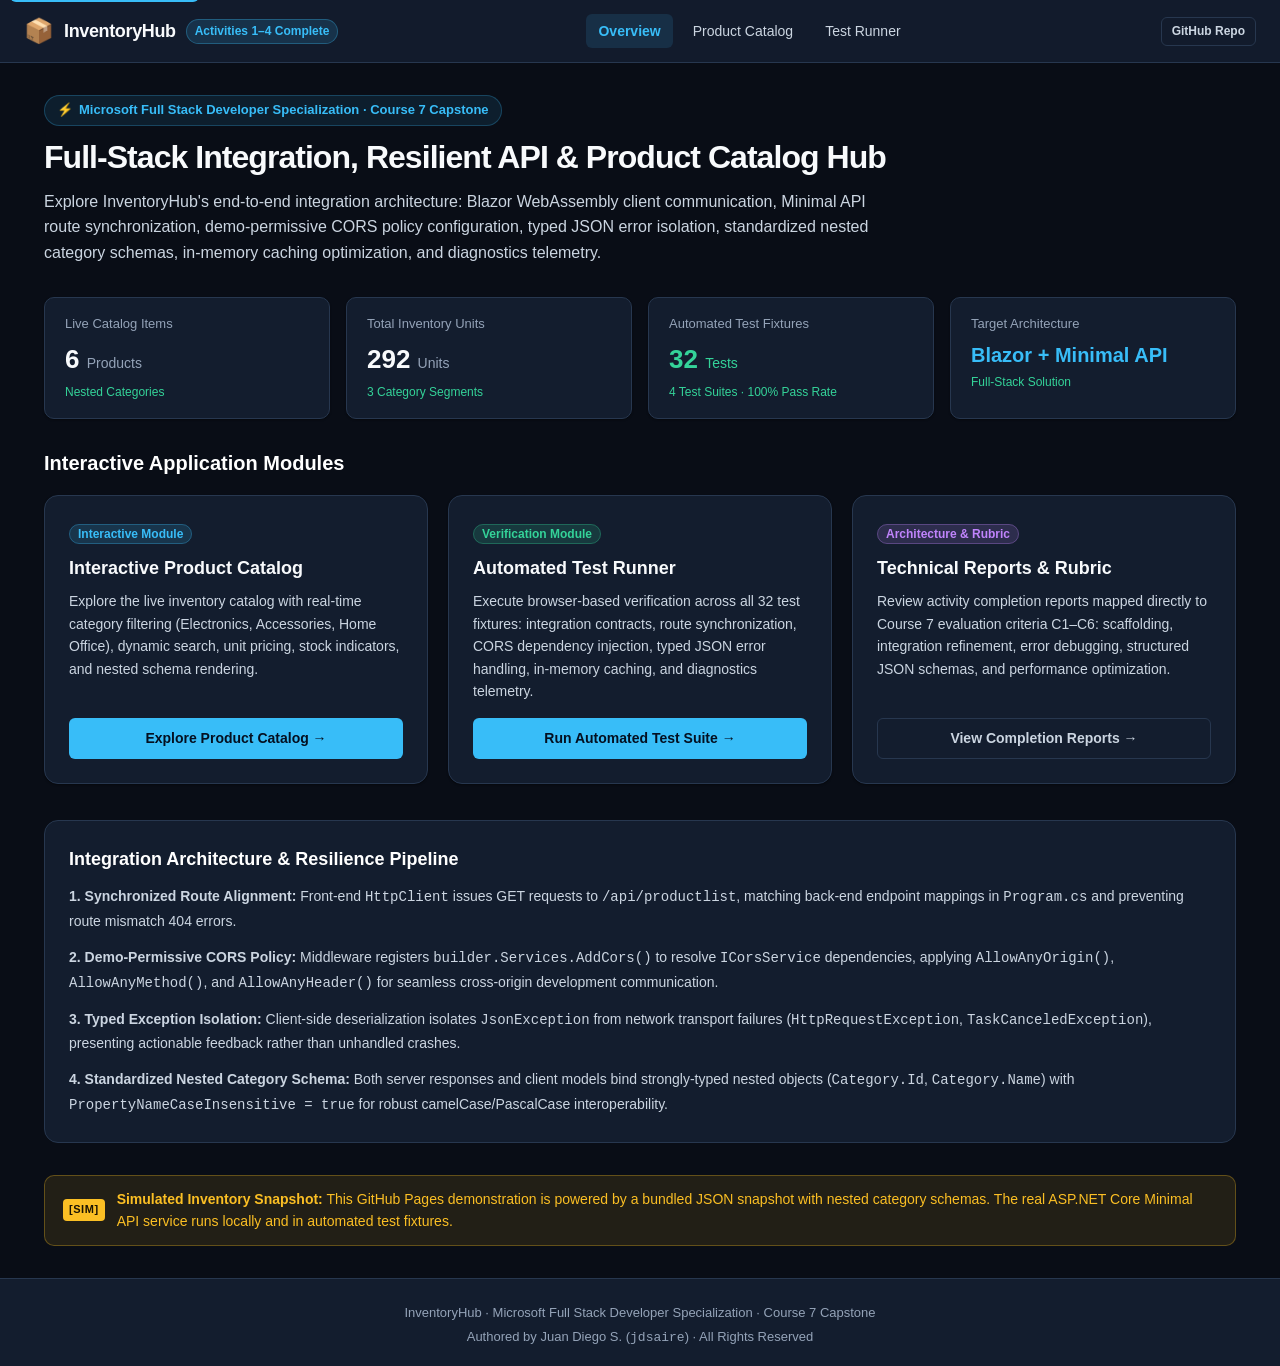
<file: index.html>
<!DOCTYPE html>
<html lang="en">
<head>
    <meta charset="UTF-8">
    <meta name="viewport" content="width=device-width, initial-scale=1.0">
    <title>InventoryHub · Full-Stack Integration &amp; Product Catalog Hub</title>
    <link rel="stylesheet" href="css/styles.css">
</head>
<body>
    <a href="#mainContent" class="skip-link">Skip to main content</a>

    <!-- Top Navigation Bar -->
    <header class="navbar" role="banner">
        <div class="nav-container">
            <a href="index.html" class="nav-brand" aria-label="InventoryHub Home">
                <span class="brand-icon" aria-hidden="true">📦</span>
                <span class="brand-title">InventoryHub</span>
                <span class="brand-badge">Activities 1–4 Complete</span>
            </a>
            <nav class="nav-links" aria-label="Primary Navigation">
                <a href="index.html" class="nav-link active" aria-current="page">Overview</a>
                <a href="products.html" class="nav-link">Product Catalog</a>
                <a href="tests.html" class="nav-link">Test Runner</a>
            </nav>
            <div class="nav-actions">
                <a href="https://github.com/jdsaire/fullstack_c7_inventoryhub" target="_blank" rel="noopener noreferrer" class="btn btn-outline btn-sm">GitHub Repo</a>
            </div>
        </div>
    </header>

    <!-- Main Content -->
    <main class="main-content" id="mainContent" role="main">

        <!-- Hero Section -->
        <header class="page-hero">
            <div class="hero-tag">
                <span aria-hidden="true">⚡</span> Microsoft Full Stack Developer Specialization · Course 7 Capstone
            </div>
            <h1 class="hero-title">Full-Stack Integration, Resilient API &amp; Product Catalog Hub</h1>
            <p class="hero-subtitle">
                Explore InventoryHub's end-to-end integration architecture: Blazor WebAssembly client communication, Minimal API route synchronization, demo-permissive CORS policy configuration, typed JSON error isolation, standardized nested category schemas, in-memory caching optimization, and diagnostics telemetry.
            </p>
        </header>

        <!-- Metrics Overview Row -->
        <section class="metrics-row" aria-label="System Metrics">
            <div class="metric-card">
                <div class="metric-label">Live Catalog Items</div>
                <div class="metric-value">6 <span style="font-size: 14px; font-weight: 500; color: var(--text-muted);">Products</span></div>
                <div class="metric-sub">Nested Categories</div>
            </div>
            <div class="metric-card">
                <div class="metric-label">Total Inventory Units</div>
                <div class="metric-value">292 <span style="font-size: 14px; font-weight: 500; color: var(--text-muted);">Units</span></div>
                <div class="metric-sub">3 Category Segments</div>
            </div>
            <div class="metric-card">
                <div class="metric-label">Automated Test Fixtures</div>
                <div class="metric-value" style="color: var(--color-success);">32 <span style="font-size: 14px; font-weight: 500; color: var(--color-success);">Tests</span></div>
                <div class="metric-sub">4 Test Suites · 100% Pass Rate</div>
            </div>
            <div class="metric-card">
                <div class="metric-label">Target Architecture</div>
                <div class="metric-value" style="font-size: 20px; color: var(--color-primary);">Blazor + Minimal API</div>
                <div class="metric-sub">Full-Stack Solution</div>
            </div>
        </section>

        <!-- Guided Mission Cards -->
        <section aria-labelledby="modulesHeading">
            <h2 id="modulesHeading" style="font-size: 20px; font-weight: 700; color: #ffffff; margin-bottom: 16px;">
                Interactive Application Modules
            </h2>
            <div class="mission-grid">

                <!-- Module 1: Product Catalog -->
                <article class="mission-card">
                    <div>
                        <span class="brand-badge">Interactive Module</span>
                        <h3 class="card-title">Interactive Product Catalog</h3>
                        <p class="card-desc">
                            Explore the live inventory catalog with real-time category filtering (Electronics, Accessories, Home Office), dynamic search, unit pricing, stock indicators, and nested schema rendering.
                        </p>
                    </div>
                    <div>
                        <a href="products.html" class="btn btn-primary" style="width: 100%;">Explore Product Catalog &rarr;</a>
                    </div>
                </article>

                <!-- Module 2: Test Suite Runner -->
                <article class="mission-card">
                    <div>
                        <span class="brand-badge" style="background: rgba(52, 211, 153, 0.15); color: var(--color-success); border-color: rgba(52, 211, 153, 0.3);">Verification Module</span>
                        <h3 class="card-title">Automated Test Runner</h3>
                        <p class="card-desc">
                            Execute browser-based verification across all 32 test fixtures: integration contracts, route synchronization, CORS dependency injection, typed JSON error handling, in-memory caching, and diagnostics telemetry.
                        </p>
                    </div>
                    <div>
                        <a href="tests.html" class="btn btn-primary" style="width: 100%;">Run Automated Test Suite &rarr;</a>
                    </div>
                </article>

                <!-- Module 3: Technical Architecture -->
                <article class="mission-card">
                    <div>
                        <span class="brand-badge" style="background: rgba(192, 132, 252, 0.15); color: var(--color-violet); border-color: rgba(192, 132, 252, 0.3);">Architecture &amp; Rubric</span>
                        <h3 class="card-title">Technical Reports &amp; Rubric</h3>
                        <p class="card-desc">
                            Review activity completion reports mapped directly to Course 7 evaluation criteria C1–C6: scaffolding, integration refinement, error debugging, structured JSON schemas, and performance optimization.
                        </p>
                    </div>
                    <div>
                        <a href="https://github.com/jdsaire/fullstack_c7_inventoryhub/tree/main/docs/reports" target="_blank" rel="noopener noreferrer" class="btn btn-outline" style="width: 100%;">View Completion Reports &rarr;</a>
                    </div>
                </article>

            </div>
        </section>

        <!-- Technical Integration Breakdown -->
        <section class="test-suite-card" aria-labelledby="archHeading">
            <h2 id="archHeading" style="font-size: 18px; font-weight: 700; color: #ffffff; margin-bottom: 12px;">
                Integration Architecture &amp; Resilience Pipeline
            </h2>
            <div style="font-size: 14px; color: var(--text-secondary); line-height: 1.7;">
                <p style="margin-bottom: 12px;">
                    <strong>1. Synchronized Route Alignment:</strong> Front-end <code>HttpClient</code> issues GET requests to <code>/api/productlist</code>, matching back-end endpoint mappings in <code>Program.cs</code> and preventing route mismatch 404 errors.
                </p>
                <p style="margin-bottom: 12px;">
                    <strong>2. Demo-Permissive CORS Policy:</strong> Middleware registers <code>builder.Services.AddCors()</code> to resolve <code>ICorsService</code> dependencies, applying <code>AllowAnyOrigin()</code>, <code>AllowAnyMethod()</code>, and <code>AllowAnyHeader()</code> for seamless cross-origin development communication.
                </p>
                <p style="margin-bottom: 12px;">
                    <strong>3. Typed Exception Isolation:</strong> Client-side deserialization isolates <code>JsonException</code> from network transport failures (<code>HttpRequestException</code>, <code>TaskCanceledException</code>), presenting actionable feedback rather than unhandled crashes.
                </p>
                <p>
                    <strong>4. Standardized Nested Category Schema:</strong> Both server responses and client models bind strongly-typed nested objects (<code>Category.Id</code>, <code>Category.Name</code>) with <code>PropertyNameCaseInsensitive = true</code> for robust camelCase/PascalCase interoperability.
                </p>
            </div>
        </section>

        <!-- Persistent Simulation Badge (Relocated to bottom) -->
        <aside class="sim-alert" aria-label="Simulation Notice" style="margin-top: 32px; margin-bottom: 0;">
            <span class="badge-sim">[SIM]</span>
            <span><strong>Simulated Inventory Snapshot:</strong> This GitHub Pages demonstration is powered by a bundled JSON snapshot with nested category schemas. The real ASP.NET Core Minimal API service runs locally and in automated test fixtures.</span>
        </aside>

    </main>

    <!-- Unified Footer -->
    <footer class="footer" role="contentinfo">
        <p>InventoryHub · Microsoft Full Stack Developer Specialization · Course 7 Capstone</p>
        <p style="margin-top: 4px; color: var(--text-muted);">Authored by Juan Diego S. (<code>jdsaire</code>) · All Rights Reserved</p>
    </footer>
</body>
</html>
</file>
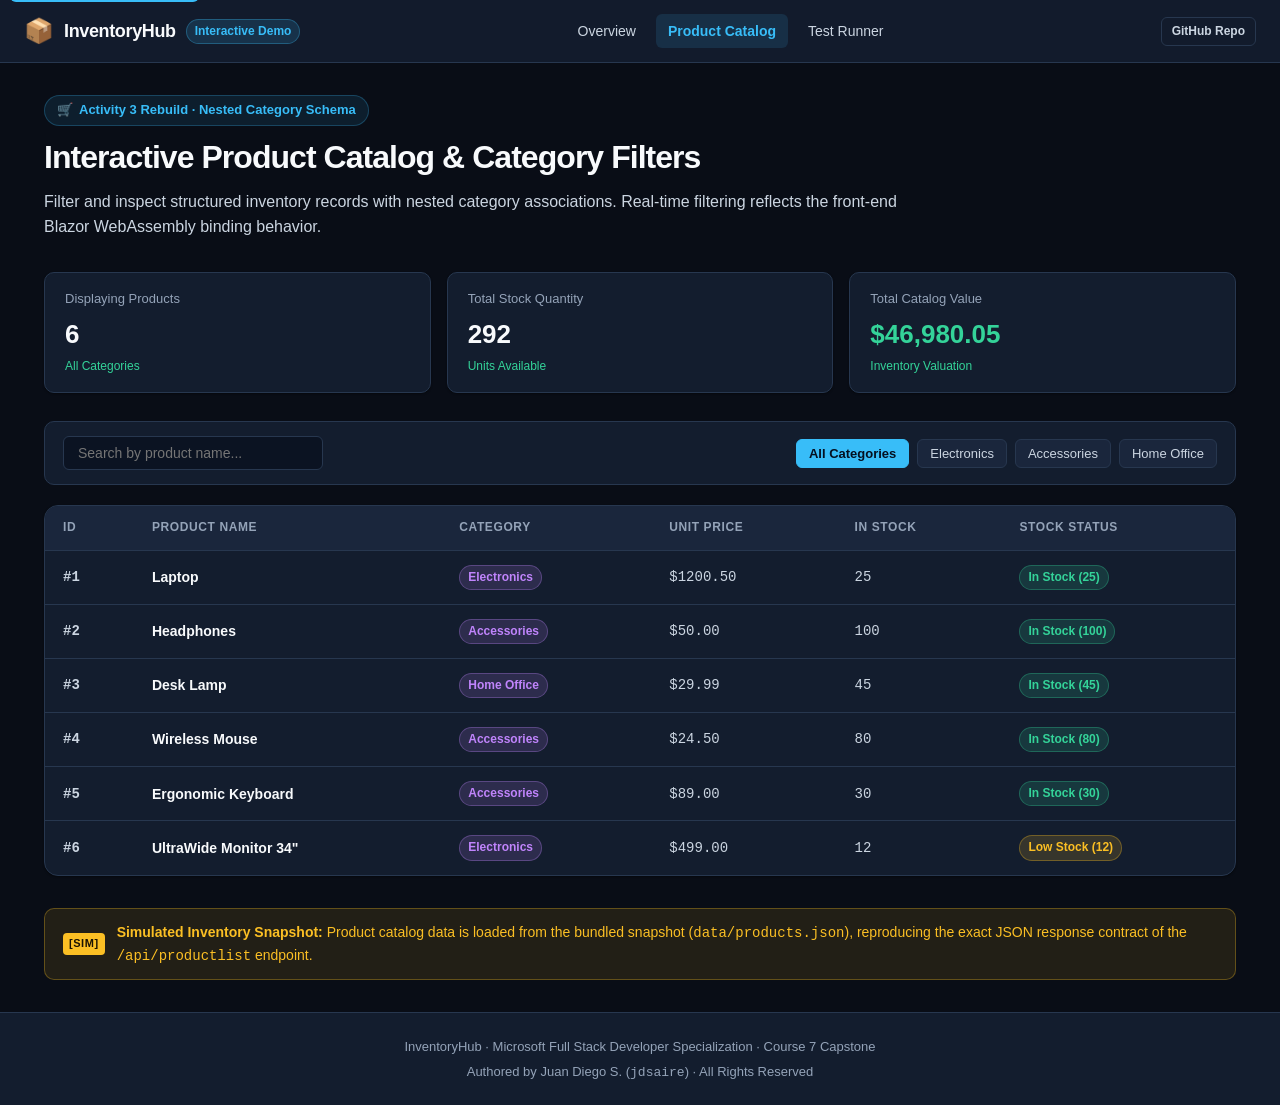
<file: products.html>
<!DOCTYPE html>
<html lang="en">
<head>
    <meta charset="UTF-8">
    <meta name="viewport" content="width=device-width, initial-scale=1.0">
    <title>Product Catalog · InventoryHub</title>
    <link rel="stylesheet" href="css/styles.css">
</head>
<body>
    <a href="#mainContent" class="skip-link">Skip to main content</a>

    <!-- Top Navigation Bar -->
    <header class="navbar" role="banner">
        <div class="nav-container">
            <a href="index.html" class="nav-brand" aria-label="InventoryHub Home">
                <span class="brand-icon" aria-hidden="true">📦</span>
                <span class="brand-title">InventoryHub</span>
                <span class="brand-badge">Interactive Demo</span>
            </a>
            <nav class="nav-links" aria-label="Primary Navigation">
                <a href="index.html" class="nav-link">Overview</a>
                <a href="products.html" class="nav-link active" aria-current="page">Product Catalog</a>
                <a href="tests.html" class="nav-link">Test Runner</a>
            </nav>
            <div class="nav-actions">
                <a href="https://github.com/jdsaire/fullstack_c7_inventoryhub" target="_blank" rel="noopener noreferrer" class="btn btn-outline btn-sm">GitHub Repo</a>
            </div>
        </div>
    </header>

    <!-- Main Content -->
    <main class="main-content" id="mainContent" role="main">



        <!-- Page Header -->
        <header class="page-hero">
            <div class="hero-tag">
                <span aria-hidden="true">🛒</span> Activity 3 Rebuild · Nested Category Schema
            </div>
            <h1 class="hero-title">Interactive Product Catalog &amp; Category Filters</h1>
            <p class="hero-subtitle">
                Filter and inspect structured inventory records with nested category associations. Real-time filtering reflects the front-end Blazor WebAssembly binding behavior.
            </p>
        </header>

        <!-- Metric Stat Cards -->
        <section class="metrics-row" aria-label="Catalog Summary">
            <div class="metric-card">
                <div class="metric-label">Displaying Products</div>
                <div class="metric-value" id="statDisplayed">6</div>
                <div class="metric-sub" id="statCategory">All Categories</div>
            </div>
            <div class="metric-card">
                <div class="metric-label">Total Stock Quantity</div>
                <div class="metric-value" id="statStock">292</div>
                <div class="metric-sub">Units Available</div>
            </div>
            <div class="metric-card">
                <div class="metric-label">Total Catalog Value</div>
                <div class="metric-value" id="statValue" style="color: var(--color-success);">$48,464.05</div>
                <div class="metric-sub">Inventory Valuation</div>
            </div>
        </section>

        <!-- Interactive Search & Filter Bar -->
        <section class="controls-bar" aria-label="Catalog Filters">
            <input type="text" id="searchInput" class="search-input" placeholder="Search by product name..." aria-label="Search products by name">
            <div class="filter-group" role="group" aria-label="Category Filters">
                <button class="filter-btn active" data-category="all" type="button">All Categories</button>
                <button class="filter-btn" data-category="Electronics" type="button">Electronics</button>
                <button class="filter-btn" data-category="Accessories" type="button">Accessories</button>
                <button class="filter-btn" data-category="Home Office" type="button">Home Office</button>
            </div>
        </section>

        <!-- Responsive Data Table -->
        <section class="table-wrapper" aria-label="Product Table">
            <table class="data-table" id="productsTable">
                <thead>
                    <tr>
                        <th scope="col">ID</th>
                        <th scope="col">Product Name</th>
                        <th scope="col">Category</th>
                        <th scope="col">Unit Price</th>
                        <th scope="col">In Stock</th>
                        <th scope="col">Stock Status</th>
                    </tr>
                </thead>
                <tbody id="tableBody">
                    <!-- Dynamic rendering via JavaScript -->
                </tbody>
            </table>
        </section>

        <!-- Persistent Simulation Badge (Relocated to bottom) -->
        <aside class="sim-alert" aria-label="Simulation Notice" style="margin-top: 32px; margin-bottom: 0;">
            <span class="badge-sim">[SIM]</span>
            <span><strong>Simulated Inventory Snapshot:</strong> Product catalog data is loaded from the bundled snapshot (<code>data/products.json</code>), reproducing the exact JSON response contract of the <code>/api/productlist</code> endpoint.</span>
        </aside>

    </main>

    <!-- Unified Footer -->
    <footer class="footer" role="contentinfo">
        <p>InventoryHub · Microsoft Full Stack Developer Specialization · Course 7 Capstone</p>
        <p style="margin-top: 4px; color: var(--text-muted);">Authored by Juan Diego S. (<code>jdsaire</code>) · All Rights Reserved</p>
    </footer>

    <script>
        // Seed catalog snapshot data (used directly or as fallback)
        const seedProducts = [
            {
                id: 1,
                name: "Laptop",
                price: 1200.50,
                stock: 25,
                category: { id: 101, name: "Electronics" }
            },
            {
                id: 2,
                name: "Headphones",
                price: 50.00,
                stock: 100,
                category: { id: 102, name: "Accessories" }
            },
            {
                id: 3,
                name: "Desk Lamp",
                price: 29.99,
                stock: 45,
                category: { id: 103, name: "Home Office" }
            },
            {
                id: 4,
                name: "Wireless Mouse",
                price: 24.50,
                stock: 80,
                category: { id: 102, name: "Accessories" }
            },
            {
                id: 5,
                name: "Ergonomic Keyboard",
                price: 89.00,
                stock: 30,
                category: { id: 102, name: "Accessories" }
            },
            {
                id: 6,
                name: "UltraWide Monitor 34\"",
                price: 499.00,
                stock: 12,
                category: { id: 101, name: "Electronics" }
            }
        ];

        let allProducts = [...seedProducts];
        let currentCategory = "all";
        let currentSearch = "";

        // Attempt fetch from data/products.json, fallback to inline seed if local file restrictions apply
        async function loadData() {
            try {
                const response = await fetch('data/products.json');
                if (response.ok) {
                    allProducts = await response.json();
                }
            } catch (e) {
                // Inline seed remains active
            }
            renderTable();
        }

        function renderTable() {
            const filtered = allProducts.filter(p => {
                const matchesCat = (currentCategory === "all") || (p.category && p.category.name === currentCategory);
                const matchesSearch = p.name.toLowerCase().includes(currentSearch.toLowerCase());
                return matchesCat && matchesSearch;
            });

            const tbody = document.getElementById('tableBody');
            tbody.innerHTML = '';

            let totalStock = 0;
            let totalVal = 0;

            if (filtered.length === 0) {
                tbody.innerHTML = `<tr><td colspan="6" style="text-align: center; padding: 24px; color: var(--text-muted);">No products match the selected criteria.</td></tr>`;
            } else {
                filtered.forEach(p => {
                    totalStock += p.stock;
                    totalVal += (p.price * p.stock);

                    const tr = document.createElement('tr');
                    const isLowStock = p.stock < 20;
                    const stockPill = isLowStock 
                        ? `<span class="pill-stock-low">Low Stock (${p.stock})</span>`
                        : `<span class="pill-stock-ok">In Stock (${p.stock})</span>`;

                    tr.innerHTML = `
                        <td style="font-family: var(--font-mono); font-weight: 600;">#${p.id}</td>
                        <td style="font-weight: 600; color: var(--text-primary);">${p.name}</td>
                        <td><span class="pill-cat">${p.category ? p.category.name : 'Uncategorized'}</span></td>
                        <td style="font-family: var(--font-mono);">$${p.price.toFixed(2)}</td>
                        <td style="font-family: var(--font-mono);">${p.stock}</td>
                        <td>${stockPill}</td>
                    `;
                    tbody.appendChild(tr);
                });
            }

            document.getElementById('statDisplayed').textContent = filtered.length;
            document.getElementById('statCategory').textContent = currentCategory === "all" ? "All Categories" : currentCategory;
            document.getElementById('statStock').textContent = totalStock;
            document.getElementById('statValue').textContent = '$' + totalVal.toLocaleString('en-US', { minimumFractionDigits: 2, maximumFractionDigits: 2 });
        }



        // Event Listeners
        document.querySelectorAll('.filter-btn').forEach(btn => {
            btn.addEventListener('click', (e) => {
                document.querySelectorAll('.filter-btn').forEach(b => b.classList.remove('active'));
                btn.classList.add('active');
                currentCategory = btn.dataset.category;
                renderTable();
            });
        });

        document.getElementById('searchInput').addEventListener('input', (e) => {
            currentSearch = e.target.value.trim();
            renderTable();
        });

        // Initialize
        loadData();
    </script>
</body>
</html>
</file>
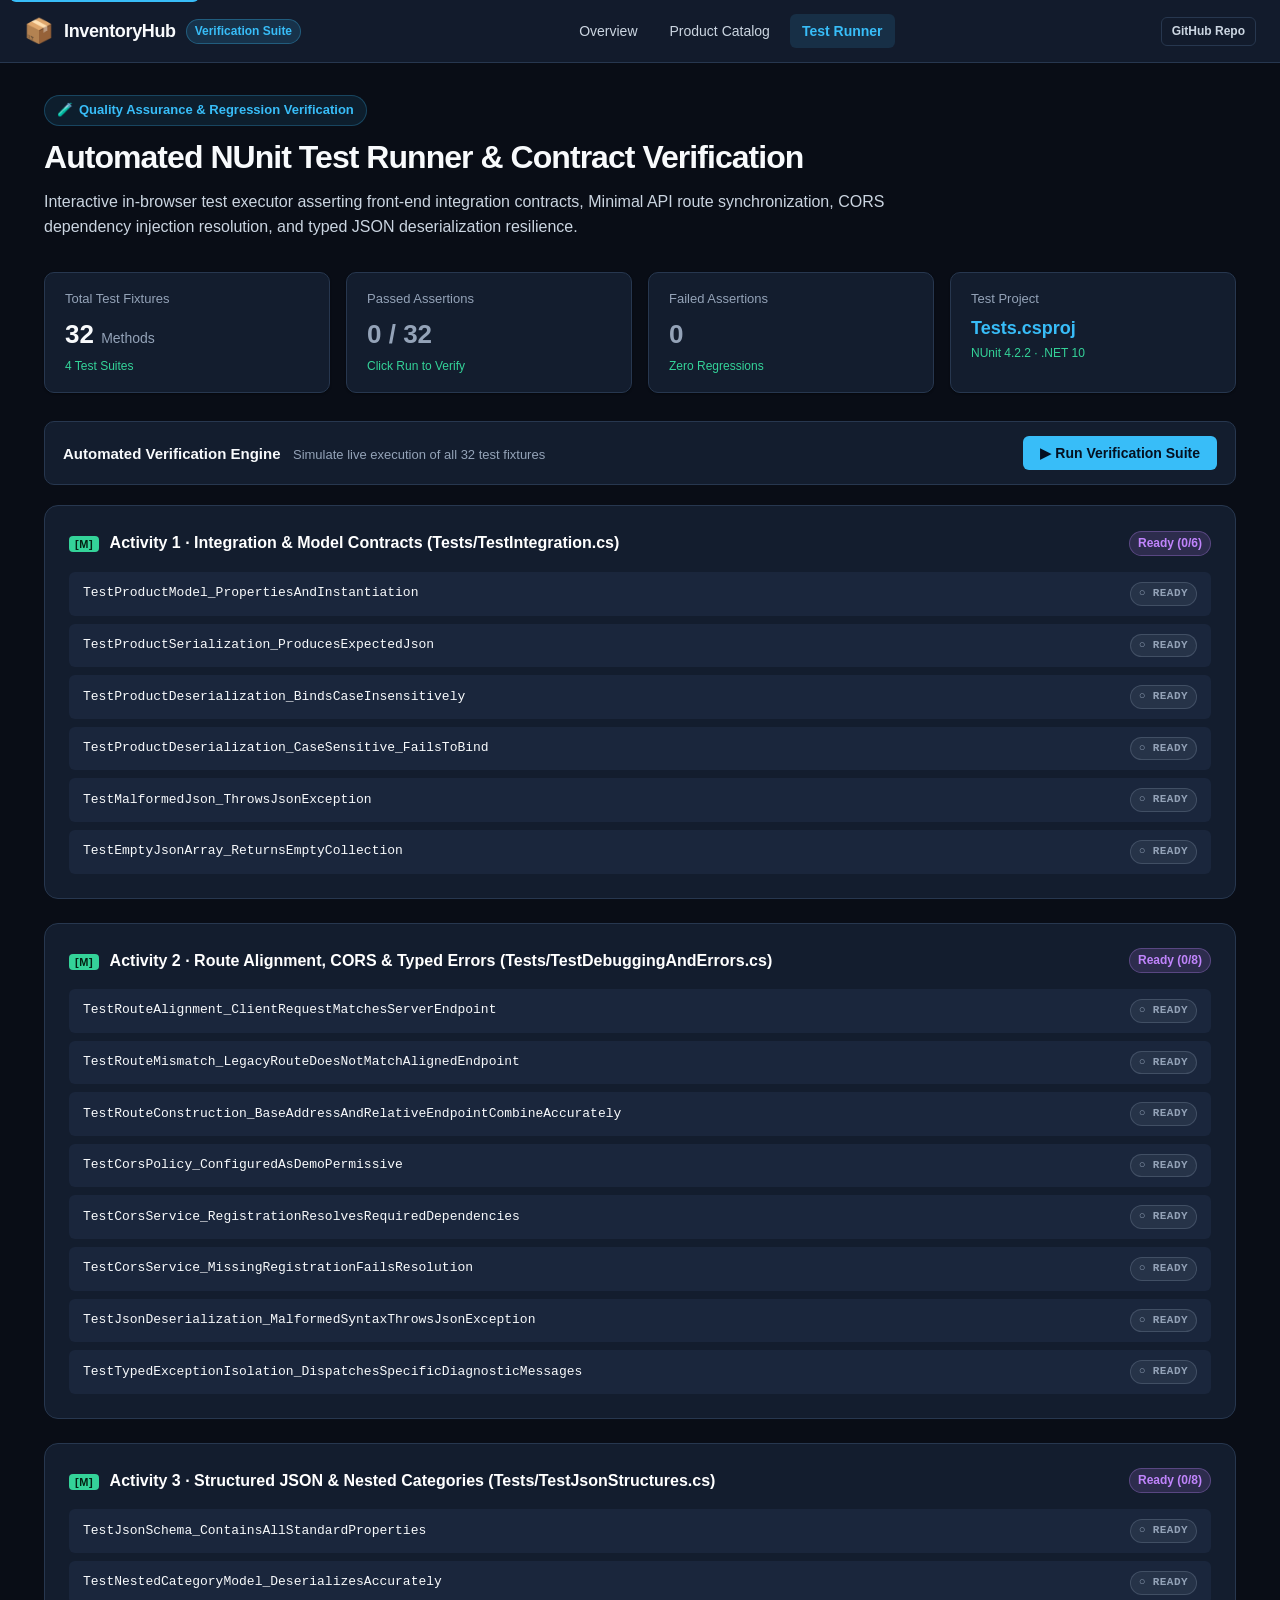
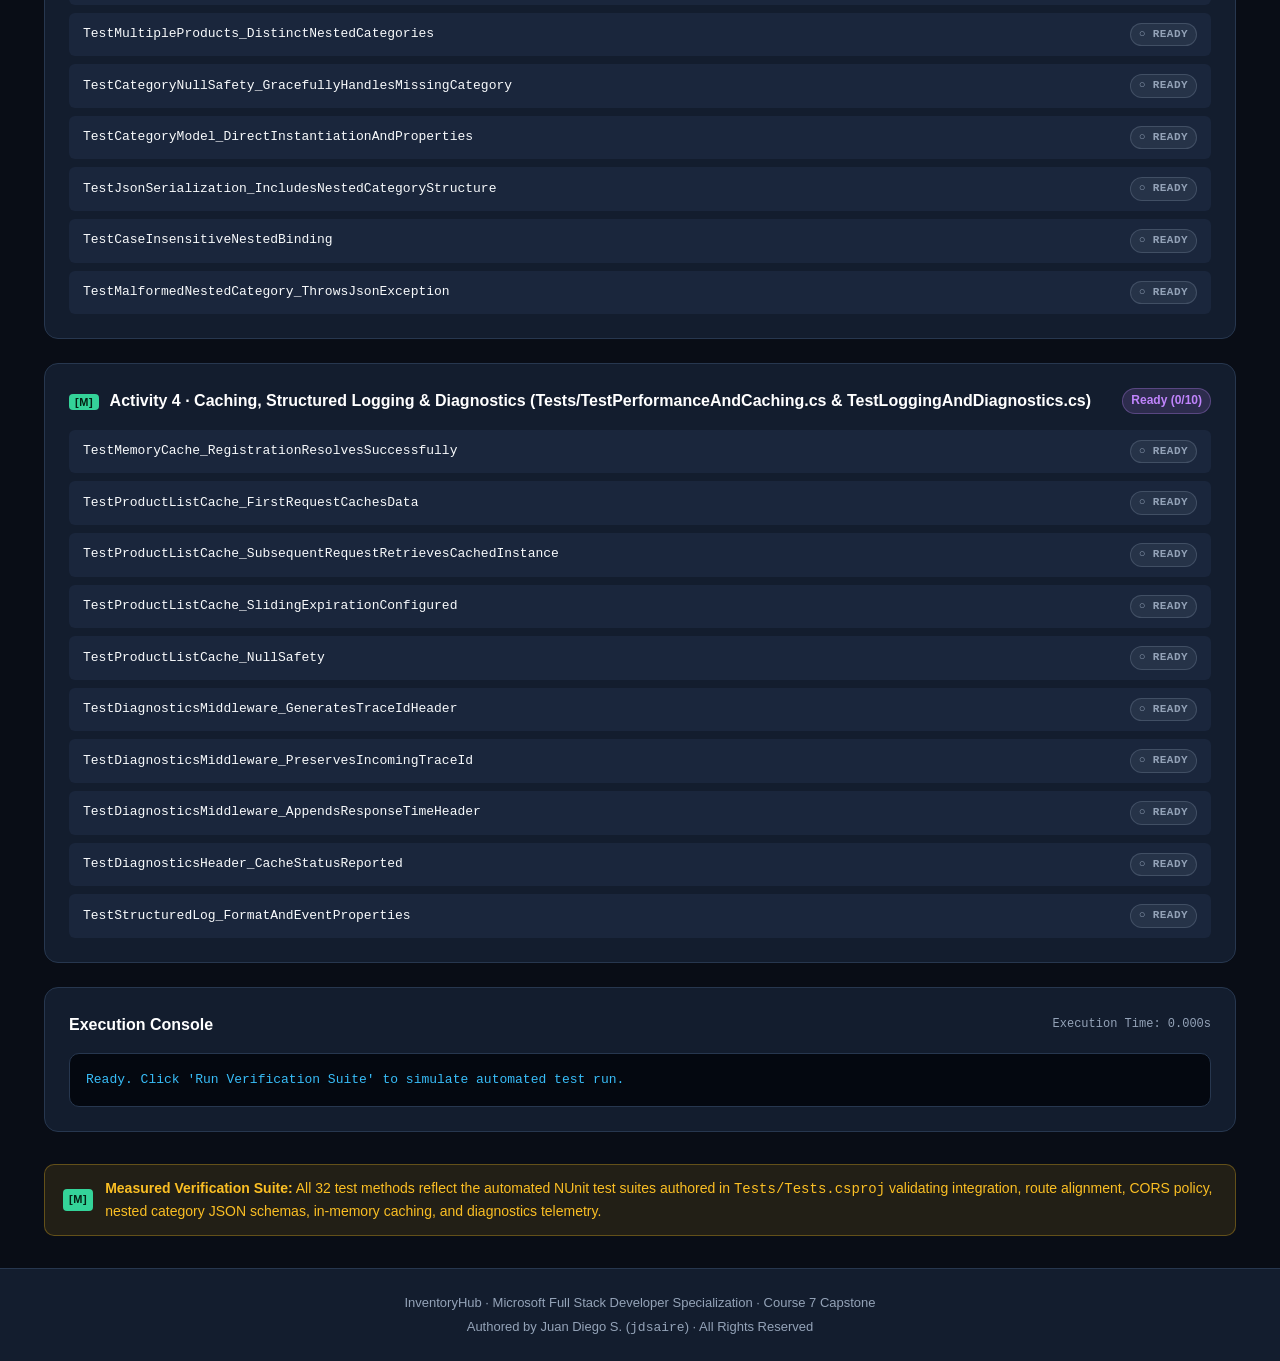
<file: tests.html>
<!DOCTYPE html>
<html lang="en">
<head>
    <meta charset="UTF-8">
    <meta name="viewport" content="width=device-width, initial-scale=1.0">
    <title>Automated Test Runner · InventoryHub</title>
    <link rel="stylesheet" href="css/styles.css">
</head>
<body>
    <a href="#mainContent" class="skip-link">Skip to main content</a>

    <!-- Top Navigation Bar -->
    <header class="navbar" role="banner">
        <div class="nav-container">
            <a href="index.html" class="nav-brand" aria-label="InventoryHub Home">
                <span class="brand-icon" aria-hidden="true">📦</span>
                <span class="brand-title">InventoryHub</span>
                <span class="brand-badge">Verification Suite</span>
            </a>
            <nav class="nav-links" aria-label="Primary Navigation">
                <a href="index.html" class="nav-link">Overview</a>
                <a href="products.html" class="nav-link">Product Catalog</a>
                <a href="tests.html" class="nav-link active" aria-current="page">Test Runner</a>
            </nav>
            <div class="nav-actions">
                <a href="https://github.com/jdsaire/fullstack_c7_inventoryhub" target="_blank" rel="noopener noreferrer" class="btn btn-outline btn-sm">GitHub Repo</a>
            </div>
        </div>
    </header>

    <!-- Main Content -->
    <main class="main-content" id="mainContent" role="main">

        <!-- Page Header -->
        <header class="page-hero">
            <div class="hero-tag">
                <span aria-hidden="true">🧪</span> Quality Assurance &amp; Regression Verification
            </div>
            <h1 class="hero-title">Automated NUnit Test Runner &amp; Contract Verification</h1>
            <p class="hero-subtitle">
                Interactive in-browser test executor asserting front-end integration contracts, Minimal API route synchronization, CORS dependency injection resolution, and typed JSON deserialization resilience.
            </p>
        </header>

        <!-- Metric Stat Cards -->
        <section class="metrics-row" aria-label="Test Suite Statistics">
            <div class="metric-card">
                <div class="metric-label">Total Test Fixtures</div>
                <div class="metric-value">32 <span style="font-size: 14px; font-weight: 500; color: var(--text-muted);">Methods</span></div>
                <div class="metric-sub">4 Test Suites</div>
            </div>
            <div class="metric-card">
                <div class="metric-label">Passed Assertions</div>
                <div class="metric-value" style="color: var(--text-muted);" id="statPassed">0 / 32</div>
                <div class="metric-sub">Click Run to Verify</div>
            </div>
            <div class="metric-card">
                <div class="metric-label">Failed Assertions</div>
                <div class="metric-value" style="color: var(--text-muted);" id="statFailed">0</div>
                <div class="metric-sub">Zero Regressions</div>
            </div>
            <div class="metric-card">
                <div class="metric-label">Test Project</div>
                <div class="metric-value" style="font-size: 18px; color: var(--color-primary);">Tests.csproj</div>
                <div class="metric-sub">NUnit 4.2.2 · .NET 10</div>
            </div>
        </section>

        <!-- Interactive Runner Control -->
        <section class="controls-bar" aria-label="Test Runner Controls">
            <div>
                <strong style="color: var(--text-primary); font-size: 15px;">Automated Verification Engine</strong>
                <span style="color: var(--text-muted); font-size: 13px; margin-left: 8px;">Simulate live execution of all 32 test fixtures</span>
            </div>
            <button id="runTestsBtn" class="btn btn-primary" type="button">
                <span>▶ Run Verification Suite</span>
            </button>
        </section>

        <!-- Suite 1: Integration & Model Contracts -->
        <section class="test-suite-card" aria-labelledby="suite1Heading">
            <div class="test-header">
                <div>
                    <span class="badge-m">[M]</span>
                    <h2 id="suite1Heading" style="font-size: 16px; font-weight: 700; color: #ffffff; display: inline-block; margin-left: 6px;">
                        Activity 1 · Integration &amp; Model Contracts (Tests/TestIntegration.cs)
                    </h2>
                </div>
                <span class="pill-cat" id="suite1Badge">Ready (0/6)</span>
            </div>
            <div class="test-list">
                <div class="test-item" id="test-item-0">
                    <span class="test-name">TestProductModel_PropertiesAndInstantiation</span>
                    <span class="test-status-pill status-ready" id="status-0">○ READY</span>
                </div>
                <div class="test-item" id="test-item-1">
                    <span class="test-name">TestProductSerialization_ProducesExpectedJson</span>
                    <span class="test-status-pill status-ready" id="status-1">○ READY</span>
                </div>
                <div class="test-item" id="test-item-2">
                    <span class="test-name">TestProductDeserialization_BindsCaseInsensitively</span>
                    <span class="test-status-pill status-ready" id="status-2">○ READY</span>
                </div>
                <div class="test-item" id="test-item-3">
                    <span class="test-name">TestProductDeserialization_CaseSensitive_FailsToBind</span>
                    <span class="test-status-pill status-ready" id="status-3">○ READY</span>
                </div>
                <div class="test-item" id="test-item-4">
                    <span class="test-name">TestMalformedJson_ThrowsJsonException</span>
                    <span class="test-status-pill status-ready" id="status-4">○ READY</span>
                </div>
                <div class="test-item" id="test-item-5">
                    <span class="test-name">TestEmptyJsonArray_ReturnsEmptyCollection</span>
                    <span class="test-status-pill status-ready" id="status-5">○ READY</span>
                </div>
            </div>
        </section>

        <!-- Suite 2: Route Alignment, CORS & Error Handling -->
        <section class="test-suite-card" aria-labelledby="suite2Heading">
            <div class="test-header">
                <div>
                    <span class="badge-m">[M]</span>
                    <h2 id="suite2Heading" style="font-size: 16px; font-weight: 700; color: #ffffff; display: inline-block; margin-left: 6px;">
                        Activity 2 · Route Alignment, CORS &amp; Typed Errors (Tests/TestDebuggingAndErrors.cs)
                    </h2>
                </div>
                <span class="pill-cat" id="suite2Badge">Ready (0/8)</span>
            </div>
            <div class="test-list">
                <div class="test-item" id="test-item-6">
                    <span class="test-name">TestRouteAlignment_ClientRequestMatchesServerEndpoint</span>
                    <span class="test-status-pill status-ready" id="status-6">○ READY</span>
                </div>
                <div class="test-item" id="test-item-7">
                    <span class="test-name">TestRouteMismatch_LegacyRouteDoesNotMatchAlignedEndpoint</span>
                    <span class="test-status-pill status-ready" id="status-7">○ READY</span>
                </div>
                <div class="test-item" id="test-item-8">
                    <span class="test-name">TestRouteConstruction_BaseAddressAndRelativeEndpointCombineAccurately</span>
                    <span class="test-status-pill status-ready" id="status-8">○ READY</span>
                </div>
                <div class="test-item" id="test-item-9">
                    <span class="test-name">TestCorsPolicy_ConfiguredAsDemoPermissive</span>
                    <span class="test-status-pill status-ready" id="status-9">○ READY</span>
                </div>
                <div class="test-item" id="test-item-10">
                    <span class="test-name">TestCorsService_RegistrationResolvesRequiredDependencies</span>
                    <span class="test-status-pill status-ready" id="status-10">○ READY</span>
                </div>
                <div class="test-item" id="test-item-11">
                    <span class="test-name">TestCorsService_MissingRegistrationFailsResolution</span>
                    <span class="test-status-pill status-ready" id="status-11">○ READY</span>
                </div>
                <div class="test-item" id="test-item-12">
                    <span class="test-name">TestJsonDeserialization_MalformedSyntaxThrowsJsonException</span>
                    <span class="test-status-pill status-ready" id="status-12">○ READY</span>
                </div>
                <div class="test-item" id="test-item-13">
                    <span class="test-name">TestTypedExceptionIsolation_DispatchesSpecificDiagnosticMessages</span>
                    <span class="test-status-pill status-ready" id="status-13">○ READY</span>
                </div>
            </div>
        </section>

        <!-- Suite 3: Structured JSON & Nested Categories -->
        <section class="test-suite-card" aria-labelledby="suite3Heading">
            <div class="test-header">
                <div>
                    <span class="badge-m">[M]</span>
                    <h2 id="suite3Heading" style="font-size: 16px; font-weight: 700; color: #ffffff; display: inline-block; margin-left: 6px;">
                        Activity 3 · Structured JSON &amp; Nested Categories (Tests/TestJsonStructures.cs)
                    </h2>
                </div>
                <span class="pill-cat" id="suite3Badge">Ready (0/8)</span>
            </div>
            <div class="test-list">
                <div class="test-item" id="test-item-14">
                    <span class="test-name">TestJsonSchema_ContainsAllStandardProperties</span>
                    <span class="test-status-pill status-ready" id="status-14">○ READY</span>
                </div>
                <div class="test-item" id="test-item-15">
                    <span class="test-name">TestNestedCategoryModel_DeserializesAccurately</span>
                    <span class="test-status-pill status-ready" id="status-15">○ READY</span>
                </div>
                <div class="test-item" id="test-item-16">
                    <span class="test-name">TestMultipleProducts_DistinctNestedCategories</span>
                    <span class="test-status-pill status-ready" id="status-16">○ READY</span>
                </div>
                <div class="test-item" id="test-item-17">
                    <span class="test-name">TestCategoryNullSafety_GracefullyHandlesMissingCategory</span>
                    <span class="test-status-pill status-ready" id="status-17">○ READY</span>
                </div>
                <div class="test-item" id="test-item-18">
                    <span class="test-name">TestCategoryModel_DirectInstantiationAndProperties</span>
                    <span class="test-status-pill status-ready" id="status-18">○ READY</span>
                </div>
                <div class="test-item" id="test-item-19">
                    <span class="test-name">TestJsonSerialization_IncludesNestedCategoryStructure</span>
                    <span class="test-status-pill status-ready" id="status-19">○ READY</span>
                </div>
                <div class="test-item" id="test-item-20">
                    <span class="test-name">TestCaseInsensitiveNestedBinding</span>
                    <span class="test-status-pill status-ready" id="status-20">○ READY</span>
                </div>
                <div class="test-item" id="test-item-21">
                    <span class="test-name">TestMalformedNestedCategory_ThrowsJsonException</span>
                    <span class="test-status-pill status-ready" id="status-21">○ READY</span>
                </div>
            </div>
        </section>

        <!-- Suite 4: In-Memory Caching, Structured Logging & Diagnostics -->
        <section class="test-suite-card" aria-labelledby="suite4Heading">
            <div class="test-header">
                <div>
                    <span class="badge-m">[M]</span>
                    <h2 id="suite4Heading" style="font-size: 16px; font-weight: 700; color: #ffffff; display: inline-block; margin-left: 6px;">
                        Activity 4 · Caching, Structured Logging &amp; Diagnostics (Tests/TestPerformanceAndCaching.cs &amp; TestLoggingAndDiagnostics.cs)
                    </h2>
                </div>
                <span class="pill-cat" id="suite4Badge">Ready (0/10)</span>
            </div>
            <div class="test-list">
                <div class="test-item" id="test-item-22">
                    <span class="test-name">TestMemoryCache_RegistrationResolvesSuccessfully</span>
                    <span class="test-status-pill status-ready" id="status-22">○ READY</span>
                </div>
                <div class="test-item" id="test-item-23">
                    <span class="test-name">TestProductListCache_FirstRequestCachesData</span>
                    <span class="test-status-pill status-ready" id="status-23">○ READY</span>
                </div>
                <div class="test-item" id="test-item-24">
                    <span class="test-name">TestProductListCache_SubsequentRequestRetrievesCachedInstance</span>
                    <span class="test-status-pill status-ready" id="status-24">○ READY</span>
                </div>
                <div class="test-item" id="test-item-25">
                    <span class="test-name">TestProductListCache_SlidingExpirationConfigured</span>
                    <span class="test-status-pill status-ready" id="status-25">○ READY</span>
                </div>
                <div class="test-item" id="test-item-26">
                    <span class="test-name">TestProductListCache_NullSafety</span>
                    <span class="test-status-pill status-ready" id="status-26">○ READY</span>
                </div>
                <div class="test-item" id="test-item-27">
                    <span class="test-name">TestDiagnosticsMiddleware_GeneratesTraceIdHeader</span>
                    <span class="test-status-pill status-ready" id="status-27">○ READY</span>
                </div>
                <div class="test-item" id="test-item-28">
                    <span class="test-name">TestDiagnosticsMiddleware_PreservesIncomingTraceId</span>
                    <span class="test-status-pill status-ready" id="status-28">○ READY</span>
                </div>
                <div class="test-item" id="test-item-29">
                    <span class="test-name">TestDiagnosticsMiddleware_AppendsResponseTimeHeader</span>
                    <span class="test-status-pill status-ready" id="status-29">○ READY</span>
                </div>
                <div class="test-item" id="test-item-30">
                    <span class="test-name">TestDiagnosticsHeader_CacheStatusReported</span>
                    <span class="test-status-pill status-ready" id="status-30">○ READY</span>
                </div>
                <div class="test-item" id="test-item-31">
                    <span class="test-name">TestStructuredLog_FormatAndEventProperties</span>
                    <span class="test-status-pill status-ready" id="status-31">○ READY</span>
                </div>
            </div>
        </section>

        <!-- Live Execution Log Terminal -->
        <section class="test-suite-card" aria-labelledby="terminalHeading">
            <div class="test-header">
                <div>
                    <h2 id="terminalHeading" style="font-size: 16px; font-weight: 700; color: #ffffff; display: inline-block;">
                        Execution Console
                    </h2>
                </div>
                <span id="execTimer" style="font-size: 12px; color: var(--text-muted); font-family: var(--font-mono);">Execution Time: 0.000s</span>
            </div>
            <div class="terminal-box" id="terminalOutput">Ready. Click 'Run Verification Suite' to simulate automated test run.</div>
        </section>

        <!-- Persistent Simulation Badge (Relocated to bottom) -->
        <aside class="sim-alert" aria-label="Simulation Notice" style="margin-top: 32px; margin-bottom: 0;">
            <span class="badge-m">[M]</span>
            <span><strong>Measured Verification Suite:</strong> All 32 test methods reflect the automated NUnit test suites authored in <code>Tests/Tests.csproj</code> validating integration, route alignment, CORS policy, nested category JSON schemas, in-memory caching, and diagnostics telemetry.</span>
        </aside>

    </main>

    <!-- Unified Footer -->
    <footer class="footer" role="contentinfo">
        <p>InventoryHub · Microsoft Full Stack Developer Specialization · Course 7 Capstone</p>
        <p style="margin-top: 4px; color: var(--text-muted);">Authored by Juan Diego S. (<code>jdsaire</code>) · All Rights Reserved</p>
    </footer>

    <script>
        const runBtn = document.getElementById('runTestsBtn');
        const terminal = document.getElementById('terminalOutput');
        const timer = document.getElementById('execTimer');
        const statPassed = document.getElementById('statPassed');
        const suite1Badge = document.getElementById('suite1Badge');
        const suite2Badge = document.getElementById('suite2Badge');
        const suite3Badge = document.getElementById('suite3Badge');
        const suite4Badge = document.getElementById('suite4Badge');

        const testNames = [
            "InventoryHub.Tests.TestIntegration.TestProductModel_PropertiesAndInstantiation",
            "InventoryHub.Tests.TestIntegration.TestProductSerialization_ProducesExpectedJson",
            "InventoryHub.Tests.TestIntegration.TestProductDeserialization_BindsCaseInsensitively",
            "InventoryHub.Tests.TestIntegration.TestProductDeserialization_CaseSensitive_FailsToBind",
            "InventoryHub.Tests.TestIntegration.TestMalformedJson_ThrowsJsonException",
            "InventoryHub.Tests.TestIntegration.TestEmptyJsonArray_ReturnsEmptyCollection",
            "InventoryHub.Tests.TestDebuggingAndErrors.TestRouteAlignment_ClientRequestMatchesServerEndpoint",
            "InventoryHub.Tests.TestDebuggingAndErrors.TestRouteMismatch_LegacyRouteDoesNotMatchAlignedEndpoint",
            "InventoryHub.Tests.TestDebuggingAndErrors.TestRouteConstruction_BaseAddressAndRelativeEndpointCombineAccurately",
            "InventoryHub.Tests.TestDebuggingAndErrors.TestCorsPolicy_ConfiguredAsDemoPermissive",
            "InventoryHub.Tests.TestDebuggingAndErrors.TestCorsService_RegistrationResolvesRequiredDependencies",
            "InventoryHub.Tests.TestDebuggingAndErrors.TestCorsService_MissingRegistrationFailsResolution",
            "InventoryHub.Tests.TestDebuggingAndErrors.TestJsonDeserialization_MalformedSyntaxThrowsJsonException",
            "InventoryHub.Tests.TestDebuggingAndErrors.TestTypedExceptionIsolation_DispatchesSpecificDiagnosticMessages",
            "InventoryHub.Tests.TestJsonStructures.TestJsonSchema_ContainsAllStandardProperties",
            "InventoryHub.Tests.TestJsonStructures.TestNestedCategoryModel_DeserializesAccurately",
            "InventoryHub.Tests.TestJsonStructures.TestMultipleProducts_DistinctNestedCategories",
            "InventoryHub.Tests.TestJsonStructures.TestCategoryNullSafety_GracefullyHandlesMissingCategory",
            "InventoryHub.Tests.TestJsonStructures.TestCategoryModel_DirectInstantiationAndProperties",
            "InventoryHub.Tests.TestJsonStructures.TestJsonSerialization_IncludesNestedCategoryStructure",
            "InventoryHub.Tests.TestJsonStructures.TestCaseInsensitiveNestedBinding",
            "InventoryHub.Tests.TestJsonStructures.TestMalformedNestedCategory_ThrowsJsonException",
            "InventoryHub.Tests.TestPerformanceAndCaching.TestMemoryCache_RegistrationResolvesSuccessfully",
            "InventoryHub.Tests.TestPerformanceAndCaching.TestProductListCache_FirstRequestCachesData",
            "InventoryHub.Tests.TestPerformanceAndCaching.TestProductListCache_SubsequentRequestRetrievesCachedInstance",
            "InventoryHub.Tests.TestPerformanceAndCaching.TestProductListCache_SlidingExpirationConfigured",
            "InventoryHub.Tests.TestPerformanceAndCaching.TestProductListCache_NullSafety",
            "InventoryHub.Tests.TestLoggingAndDiagnostics.TestDiagnosticsMiddleware_GeneratesTraceIdHeader",
            "InventoryHub.Tests.TestLoggingAndDiagnostics.TestDiagnosticsMiddleware_PreservesIncomingTraceId",
            "InventoryHub.Tests.TestLoggingAndDiagnostics.TestDiagnosticsMiddleware_AppendsResponseTimeHeader",
            "InventoryHub.Tests.TestLoggingAndDiagnostics.TestDiagnosticsHeader_CacheStatusReported",
            "InventoryHub.Tests.TestLoggingAndDiagnostics.TestStructuredLog_FormatAndEventProperties"
        ];

        let isRunning = false;

        function resetSuite() {
            statPassed.textContent = "0 / 32";
            statPassed.style.color = "var(--text-muted)";
            suite1Badge.textContent = "Ready (0/6)";
            suite1Badge.className = "pill-cat";
            suite2Badge.textContent = "Ready (0/8)";
            suite2Badge.className = "pill-cat";
            suite3Badge.textContent = "Ready (0/8)";
            suite3Badge.className = "pill-cat";
            suite4Badge.textContent = "Ready (0/10)";
            suite4Badge.className = "pill-cat";
            timer.textContent = "Execution Time: 0.000s";

            for (let i = 0; i < testNames.length; i++) {
                const item = document.getElementById(`test-item-${i}`);
                const pill = document.getElementById(`status-${i}`);
                if (item) item.classList.remove('active-running');
                if (pill) {
                    pill.className = "test-status-pill status-ready";
                    pill.textContent = "○ READY";
                }
            }
        }

        runBtn.addEventListener('click', () => {
            if (isRunning) return;
            isRunning = true;
            resetSuite();

            runBtn.disabled = true;
            runBtn.innerHTML = '<span>⚡ Executing Suite...</span>';
            terminal.textContent = "Starting NUnit Test Execution Engine...\nLoading project: Tests/Tests.csproj\nFramework: net10.0\nTarget: x64 | Release\n\n";

            let index = 0;
            const startTime = performance.now();

            function runNext() {
                if (index < testNames.length) {
                    const currentIdx = index;
                    const item = document.getElementById(`test-item-${currentIdx}`);
                    const pill = document.getElementById(`status-${currentIdx}`);

                    if (item) item.classList.add('active-running');
                    if (pill) {
                        pill.className = "test-status-pill status-running";
                        pill.textContent = "⚡ RUNNING";
                    }

                    setTimeout(() => {
                        if (item) item.classList.remove('active-running');
                        if (pill) {
                            pill.className = "test-status-pill status-pass";
                            pill.textContent = "✓ PASSED";
                        }

                        const passedCount = currentIdx + 1;
                        statPassed.textContent = `${passedCount} / 32`;
                        statPassed.style.color = "var(--color-primary)";

                        // Update suite badges
                        if (currentIdx < 6) {
                            const count = currentIdx + 1;
                            suite1Badge.textContent = count === 6 ? "6 of 6 Passed" : `${count} of 6 Passed`;
                            if (count === 6) suite1Badge.className = "pill-stock-ok";
                        } else if (currentIdx < 14) {
                            const count = (currentIdx - 6) + 1;
                            suite2Badge.textContent = count === 8 ? "8 of 8 Passed" : `${count} of 8 Passed`;
                            if (count === 8) suite2Badge.className = "pill-stock-ok";
                        } else if (currentIdx < 22) {
                            const count = (currentIdx - 14) + 1;
                            suite3Badge.textContent = count === 8 ? "8 of 8 Passed" : `${count} of 8 Passed`;
                            if (count === 8) suite3Badge.className = "pill-stock-ok";
                        } else {
                            const count = (currentIdx - 22) + 1;
                            suite4Badge.textContent = count === 10 ? "10 of 10 Passed" : `${count} of 10 Passed`;
                            if (count === 10) suite4Badge.className = "pill-stock-ok";
                        }

                        terminal.textContent += `[PASS] ${testNames[currentIdx]} (1ms)\n`;
                        terminal.scrollTop = terminal.scrollHeight;

                        index++;
                        runNext();
                    }, 35);
                } else {
                    const elapsed = ((performance.now() - startTime) / 1000).toFixed(3);
                    terminal.textContent += `\n================================================\nTest Run Successful.\nTotal tests: 32 | Passed: 32 | Failed: 0 | Skipped: 0\nDuration: ${elapsed}s\nAll test assertions verified clean.\n================================================\n`;
                    terminal.scrollTop = terminal.scrollHeight;
                    timer.textContent = `Execution Time: ${elapsed}s`;
                    statPassed.textContent = "32 / 32";
                    statPassed.style.color = "var(--color-success)";
                    runBtn.disabled = false;
                    runBtn.innerHTML = '<span>↻ Re-run Verification Suite</span>';
                    isRunning = false;
                }
            }

            runNext();
        });
    </script>
</body>
</html>
</file>
<file: css/styles.css>
/* InventoryHub Design System · WCAG 2.1 AAA Accessible Dark Theme */
/* Modeled after Course 8 SafeVault dark-theme visual standards */
:root {
    --bg-page: #090d16;
    --bg-card: #131d2e;
    --bg-card-subtle: #1a263c;
    --bg-input: #0b1322;
    --border-color: #27374f;
    --border-focus: #38bdf8;
    
    --text-primary: #f8fafc;
    --text-secondary: #cbd5e1;
    --text-muted: #94a3b8;
    
    --color-primary: #38bdf8;
    --color-primary-hover: #0ea5e9;
    --color-success: #34d399;
    --color-warning: #fbbf24;
    --color-danger: #f87171;
    --color-violet: #c084fc;
    
    --font-sans: -apple-system, BlinkMacSystemFont, 'Segoe UI', Roboto, Oxygen, Ubuntu, Cantarell, sans-serif;
    --font-mono: ui-monospace, SFMono-Regular, Menlo, Monaco, Consolas, 'Liberation Mono', monospace;
    
    --radius-sm: 6px;
    --radius-md: 10px;
    --radius-lg: 14px;
    
    --shadow-sm: 0 1px 2px rgba(0, 0, 0, 0.4);
    --shadow-md: 0 4px 12px rgba(0, 0, 0, 0.5);
    --shadow-lg: 0 10px 25px rgba(0, 0, 0, 0.6);
}

*, *::before, *::after {
    box-sizing: border-box;
    margin: 0;
    padding: 0;
}

body {
    background-color: var(--bg-page);
    color: var(--text-primary);
    font-family: var(--font-sans);
    font-size: 16px;
    line-height: 1.6;
    min-height: 100vh;
    display: flex;
    flex-direction: column;
}

/* Accessibility Skip Link & Focus Rings */
.skip-link {
    position: absolute;
    top: -40px;
    left: 10px;
    background: var(--color-primary);
    color: #041021;
    padding: 8px 16px;
    font-weight: 700;
    z-index: 1000;
    border-radius: var(--radius-sm);
    text-decoration: none;
    transition: top 0.2s ease;
}

.skip-link:focus {
    top: 10px;
}

a:focus-visible, button:focus-visible, input:focus-visible, select:focus-visible {
    outline: 3px solid var(--border-focus);
    outline-offset: 2px;
}

/* Navigation Header */
.navbar {
    background: rgba(19, 29, 46, 0.95);
    backdrop-filter: blur(8px);
    border-bottom: 1px solid var(--border-color);
    position: sticky;
    top: 0;
    z-index: 100;
    padding: 12px 24px;
}

.nav-container {
    max-width: 1240px;
    margin: 0 auto;
    display: flex;
    align-items: center;
    justify-content: space-between;
    flex-wrap: wrap;
    gap: 16px;
}

.nav-brand {
    display: flex;
    align-items: center;
    gap: 10px;
    text-decoration: none;
    color: var(--text-primary);
}

.brand-icon {
    font-size: 24px;
}

.brand-title {
    font-size: 18px;
    font-weight: 700;
    letter-spacing: -0.02em;
}

.brand-badge {
    background: rgba(56, 189, 248, 0.15);
    color: var(--color-primary);
    border: 1px solid rgba(56, 189, 248, 0.3);
    font-size: 12px;
    font-weight: 600;
    padding: 2px 8px;
    border-radius: 9999px;
}

.nav-links {
    display: flex;
    align-items: center;
    gap: 8px;
    flex-wrap: wrap;
}

.nav-link {
    color: var(--text-secondary);
    text-decoration: none;
    font-size: 14px;
    font-weight: 500;
    padding: 6px 12px;
    border-radius: var(--radius-sm);
    transition: all 0.2s ease;
}

.nav-link:hover {
    color: var(--text-primary);
    background: var(--bg-card-subtle);
}

.nav-link.active {
    color: var(--color-primary);
    background: rgba(56, 189, 248, 0.12);
    font-weight: 600;
}

.nav-actions {
    display: flex;
    align-items: center;
    gap: 10px;
}

/* Buttons */
.btn {
    display: inline-flex;
    align-items: center;
    justify-content: center;
    gap: 8px;
    padding: 8px 16px;
    font-size: 14px;
    font-weight: 600;
    border-radius: var(--radius-sm);
    border: 1px solid transparent;
    cursor: pointer;
    text-decoration: none;
    transition: all 0.2s ease;
}

.btn-primary {
    background: var(--color-primary);
    color: #041021;
}

.btn-primary:hover {
    background: var(--color-primary-hover);
}

.btn-outline {
    background: transparent;
    color: var(--text-secondary);
    border-color: var(--border-color);
}

.btn-outline:hover {
    background: var(--bg-card-subtle);
    color: var(--text-primary);
    border-color: var(--color-primary);
}

.btn-sm {
    padding: 4px 10px;
    font-size: 12px;
}

/* Main Container */
.main-content {
    flex: 1;
    max-width: 1240px;
    width: 100%;
    margin: 0 auto;
    padding: 32px 24px;
}

/* Hero Section */
.page-hero {
    margin-bottom: 32px;
}

.hero-tag {
    display: inline-flex;
    align-items: center;
    gap: 6px;
    font-size: 13px;
    font-weight: 600;
    color: var(--color-primary);
    background: rgba(56, 189, 248, 0.1);
    border: 1px solid rgba(56, 189, 248, 0.25);
    padding: 4px 12px;
    border-radius: 9999px;
    margin-bottom: 12px;
}

.hero-title {
    font-size: 32px;
    font-weight: 800;
    line-height: 1.2;
    letter-spacing: -0.03em;
    color: var(--text-primary);
    margin-bottom: 12px;
}

.hero-subtitle {
    font-size: 16px;
    color: var(--text-secondary);
    max-width: 860px;
}

/* Persistent Badges & Alerts */
.sim-alert {
    display: flex;
    align-items: center;
    gap: 12px;
    background: rgba(251, 191, 36, 0.1);
    border: 1px solid rgba(251, 191, 36, 0.3);
    color: var(--color-warning);
    padding: 12px 18px;
    border-radius: var(--radius-md);
    margin-bottom: 24px;
    font-size: 14px;
    font-weight: 500;
}

.badge-sim {
    background: var(--color-warning);
    color: #1a1303;
    font-weight: 700;
    font-size: 11px;
    padding: 2px 6px;
    border-radius: 4px;
    letter-spacing: 0.05em;
}

.badge-m {
    background: var(--color-success);
    color: #042114;
    font-weight: 700;
    font-size: 11px;
    padding: 2px 6px;
    border-radius: 4px;
    letter-spacing: 0.05em;
}

/* Metric Stats Row */
.metrics-row {
    display: grid;
    grid-template-columns: repeat(auto-fit, minmax(200px, 1fr));
    gap: 16px;
    margin-bottom: 28px;
}

.metric-card {
    background: var(--bg-card);
    border: 1px solid var(--border-color);
    border-radius: var(--radius-md);
    padding: 16px 20px;
    box-shadow: var(--shadow-sm);
}

.metric-label {
    font-size: 13px;
    color: var(--text-muted);
    font-weight: 500;
    margin-bottom: 4px;
}

.metric-value {
    font-size: 26px;
    font-weight: 700;
    color: var(--text-primary);
}

.metric-sub {
    font-size: 12px;
    color: var(--color-success);
    margin-top: 2px;
}

/* Mission & Feature Cards Grid */
.mission-grid {
    display: grid;
    grid-template-columns: repeat(auto-fit, minmax(340px, 1fr));
    gap: 20px;
    margin-bottom: 36px;
}

.mission-card {
    background: var(--bg-card);
    border: 1px solid var(--border-color);
    border-radius: var(--radius-lg);
    padding: 24px;
    display: flex;
    flex-direction: column;
    justify-content: space-between;
    transition: transform 0.2s ease, border-color 0.2s ease;
    box-shadow: var(--shadow-sm);
}

.mission-card:hover {
    transform: translateY(-2px);
    border-color: var(--color-primary);
    box-shadow: var(--shadow-md);
}

.card-title {
    font-size: 18px;
    font-weight: 700;
    color: var(--text-primary);
    margin: 8px 0;
}

.card-desc {
    font-size: 14px;
    color: var(--text-secondary);
    margin-bottom: 16px;
}

/* Interactive Controls & Filters */
.controls-bar {
    display: flex;
    flex-wrap: wrap;
    align-items: center;
    justify-content: space-between;
    gap: 16px;
    background: var(--bg-card);
    border: 1px solid var(--border-color);
    border-radius: var(--radius-md);
    padding: 14px 18px;
    margin-bottom: 20px;
}

.search-input {
    background: var(--bg-input);
    border: 1px solid var(--border-color);
    color: var(--text-primary);
    padding: 8px 14px;
    font-size: 14px;
    border-radius: var(--radius-sm);
    min-width: 260px;
    transition: border-color 0.2s ease;
}

.search-input:focus {
    border-color: var(--border-focus);
    outline: none;
}

.filter-group {
    display: flex;
    gap: 8px;
    flex-wrap: wrap;
}

.filter-btn {
    background: var(--bg-card-subtle);
    border: 1px solid var(--border-color);
    color: var(--text-secondary);
    padding: 6px 12px;
    font-size: 13px;
    font-weight: 500;
    border-radius: var(--radius-sm);
    cursor: pointer;
    transition: all 0.2s ease;
}

.filter-btn:hover {
    color: var(--text-primary);
    border-color: var(--color-primary);
}

.filter-btn.active {
    background: var(--color-primary);
    color: #041021;
    font-weight: 700;
    border-color: var(--color-primary);
}

/* Data Table */
.table-wrapper {
    background: var(--bg-card);
    border: 1px solid var(--border-color);
    border-radius: var(--radius-lg);
    overflow: hidden;
    box-shadow: var(--shadow-sm);
    margin-bottom: 32px;
}

.data-table {
    width: 100%;
    border-collapse: collapse;
    text-align: left;
    font-size: 14px;
}

.data-table th {
    background: var(--bg-card-subtle);
    color: var(--text-muted);
    font-weight: 600;
    padding: 12px 18px;
    border-bottom: 1px solid var(--border-color);
    text-transform: uppercase;
    font-size: 12px;
    letter-spacing: 0.05em;
}

.data-table td {
    padding: 14px 18px;
    border-bottom: 1px solid var(--border-color);
    color: var(--text-secondary);
}

.data-table tr:last-child td {
    border-bottom: none;
}

.data-table tr:hover td {
    background: rgba(255, 255, 255, 0.02);
}

.pill-cat {
    display: inline-block;
    padding: 2px 8px;
    font-size: 12px;
    font-weight: 600;
    border-radius: 9999px;
    background: rgba(192, 132, 252, 0.15);
    color: var(--color-violet);
    border: 1px solid rgba(192, 132, 252, 0.3);
}

.pill-stock-ok {
    display: inline-block;
    padding: 2px 8px;
    font-size: 12px;
    font-weight: 600;
    border-radius: 9999px;
    background: rgba(52, 211, 153, 0.15);
    color: var(--color-success);
    border: 1px solid rgba(52, 211, 153, 0.3);
}

.pill-stock-low {
    display: inline-block;
    padding: 2px 8px;
    font-size: 12px;
    font-weight: 600;
    border-radius: 9999px;
    background: rgba(251, 191, 36, 0.15);
    color: var(--color-warning);
    border: 1px solid rgba(251, 191, 36, 0.3);
}

/* Test Runner Component (Mirroring SafeVault cycle4-tests) */
.test-suite-card {
    background: var(--bg-card);
    border: 1px solid var(--border-color);
    border-radius: var(--radius-lg);
    padding: 24px;
    margin-bottom: 24px;
}

.test-header {
    display: flex;
    justify-content: space-between;
    align-items: center;
    margin-bottom: 16px;
    flex-wrap: wrap;
    gap: 12px;
}

.test-list {
    display: flex;
    flex-direction: column;
    gap: 8px;
}

.test-item {
    display: flex;
    align-items: center;
    justify-content: space-between;
    padding: 10px 14px;
    background: var(--bg-card-subtle);
    border-radius: var(--radius-sm);
    font-family: var(--font-mono);
    font-size: 13px;
}

.test-name {
    color: var(--text-primary);
}

.test-status-pass {
    color: var(--color-success);
    font-weight: 700;
}

.test-status-pill {
    display: inline-flex;
    align-items: center;
    gap: 4px;
    padding: 2px 8px;
    border-radius: 9999px;
    font-size: 11px;
    font-weight: 700;
    font-family: var(--font-mono);
    text-transform: uppercase;
    letter-spacing: 0.04em;
    transition: all 0.2s ease;
}

.status-ready {
    color: var(--text-muted);
    background: rgba(148, 163, 184, 0.1);
    border: 1px solid rgba(148, 163, 184, 0.25);
}

.status-running {
    color: var(--color-warning);
    background: rgba(251, 191, 36, 0.15);
    border: 1px solid rgba(251, 191, 36, 0.35);
    animation: pulse-glow 1s infinite alternate;
}

.status-pass {
    color: var(--color-success);
    background: rgba(52, 211, 153, 0.15);
    border: 1px solid rgba(52, 211, 153, 0.35);
}

.test-item {
    transition: border-color 0.2s ease, background 0.2s ease;
}

.test-item.active-running {
    border: 1px solid rgba(251, 191, 36, 0.5);
    background: rgba(251, 191, 36, 0.06);
}

@keyframes pulse-glow {
    0% { opacity: 0.7; }
    100% { opacity: 1; }
}

.terminal-box {
    background: #040810;
    border: 1px solid var(--border-color);
    border-radius: var(--radius-md);
    padding: 16px;
    font-family: var(--font-mono);
    font-size: 13px;
    color: #38bdf8;
    max-height: 280px;
    overflow-y: auto;
    margin-top: 16px;
    white-space: pre-wrap;
    line-height: 1.5;
}

/* Footer */
.footer {
    background: var(--bg-card);
    border-top: 1px solid var(--border-color);
    padding: 24px;
    margin-top: auto;
    text-align: center;
    font-size: 13px;
    color: var(--text-muted);
}
</file>
